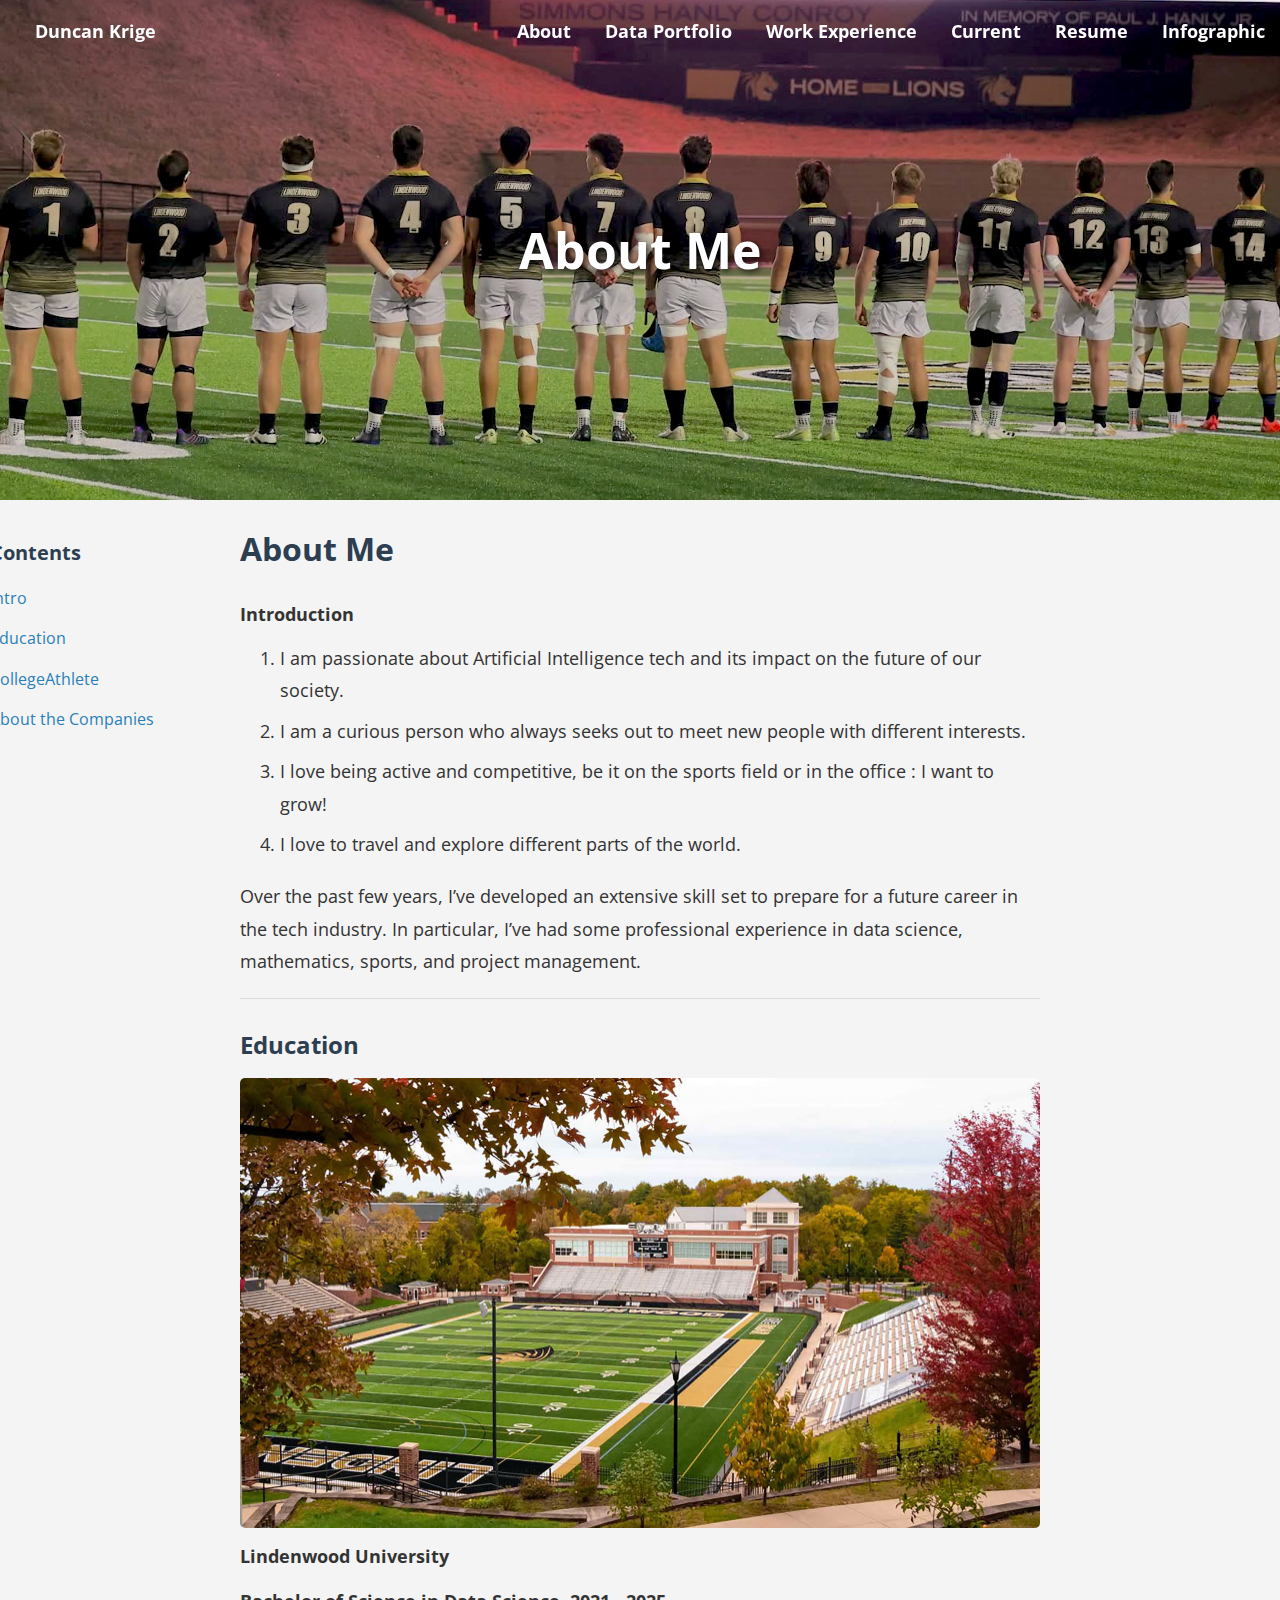
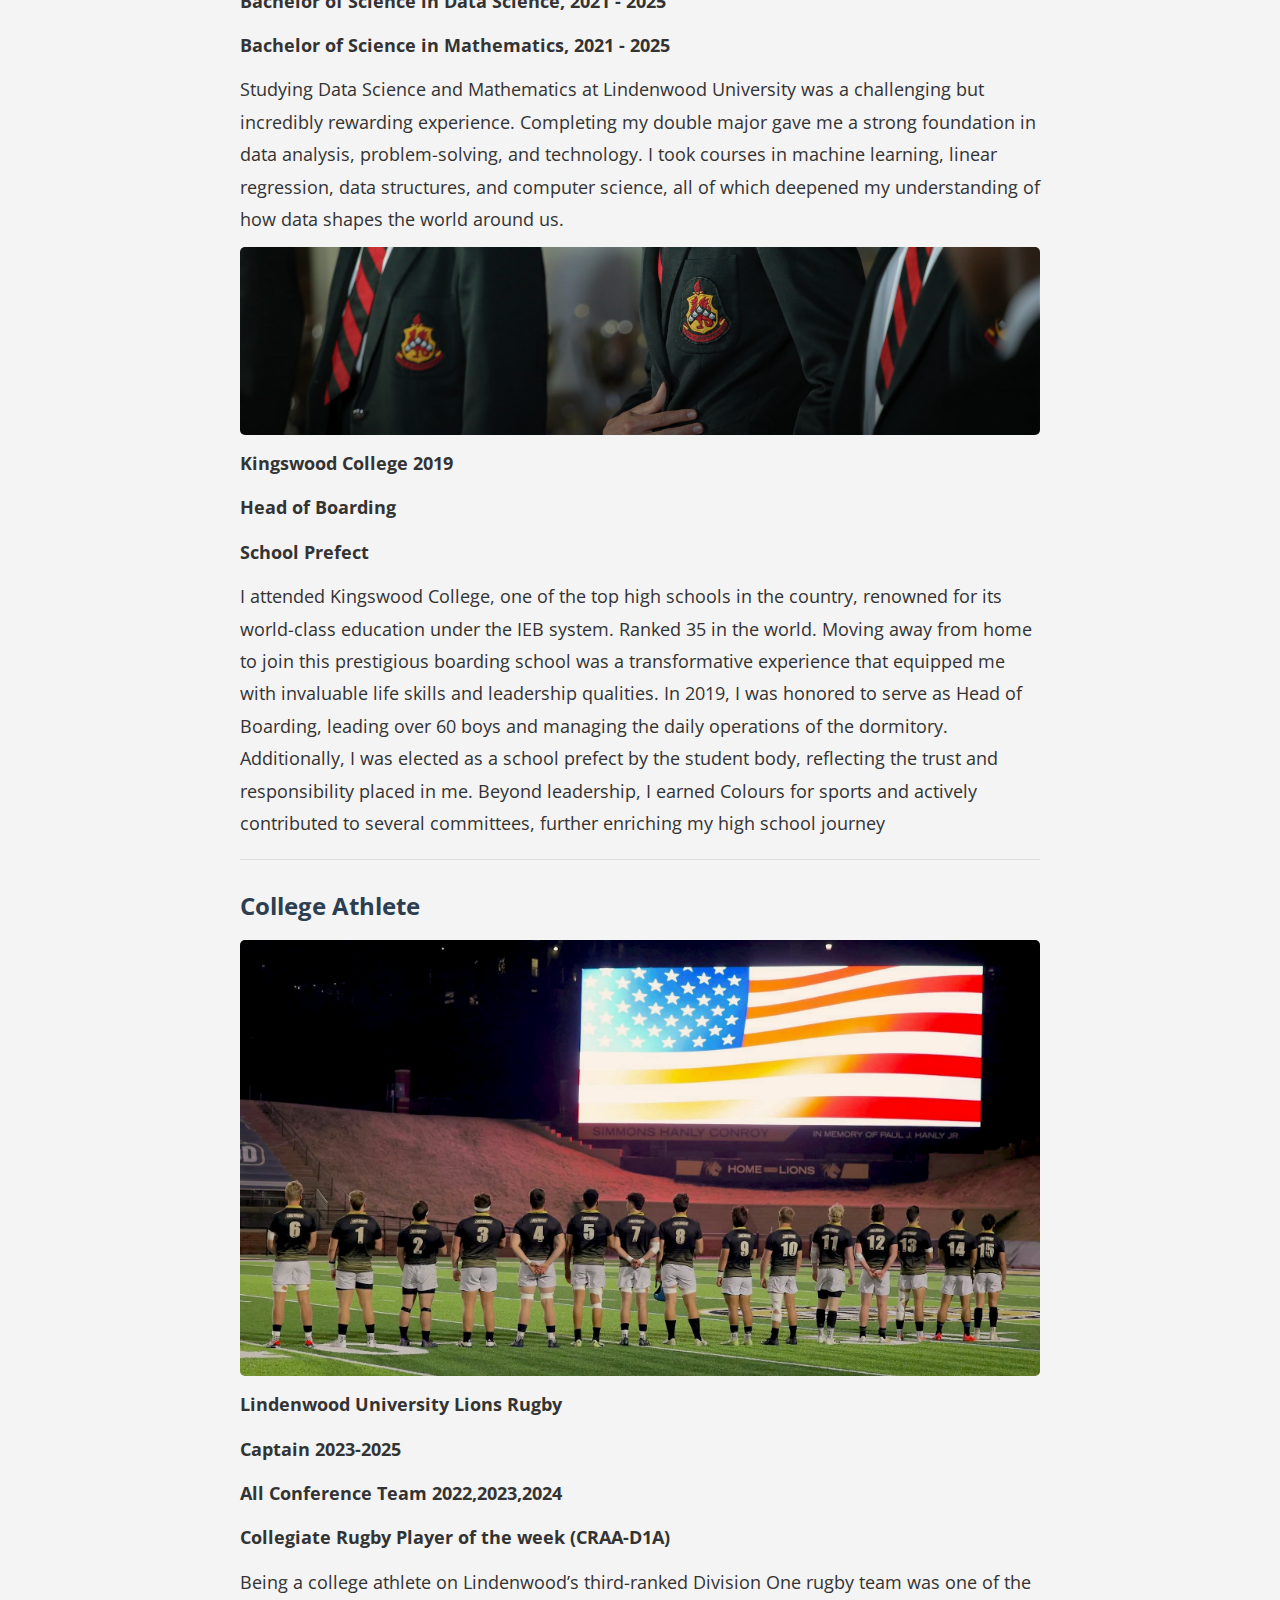
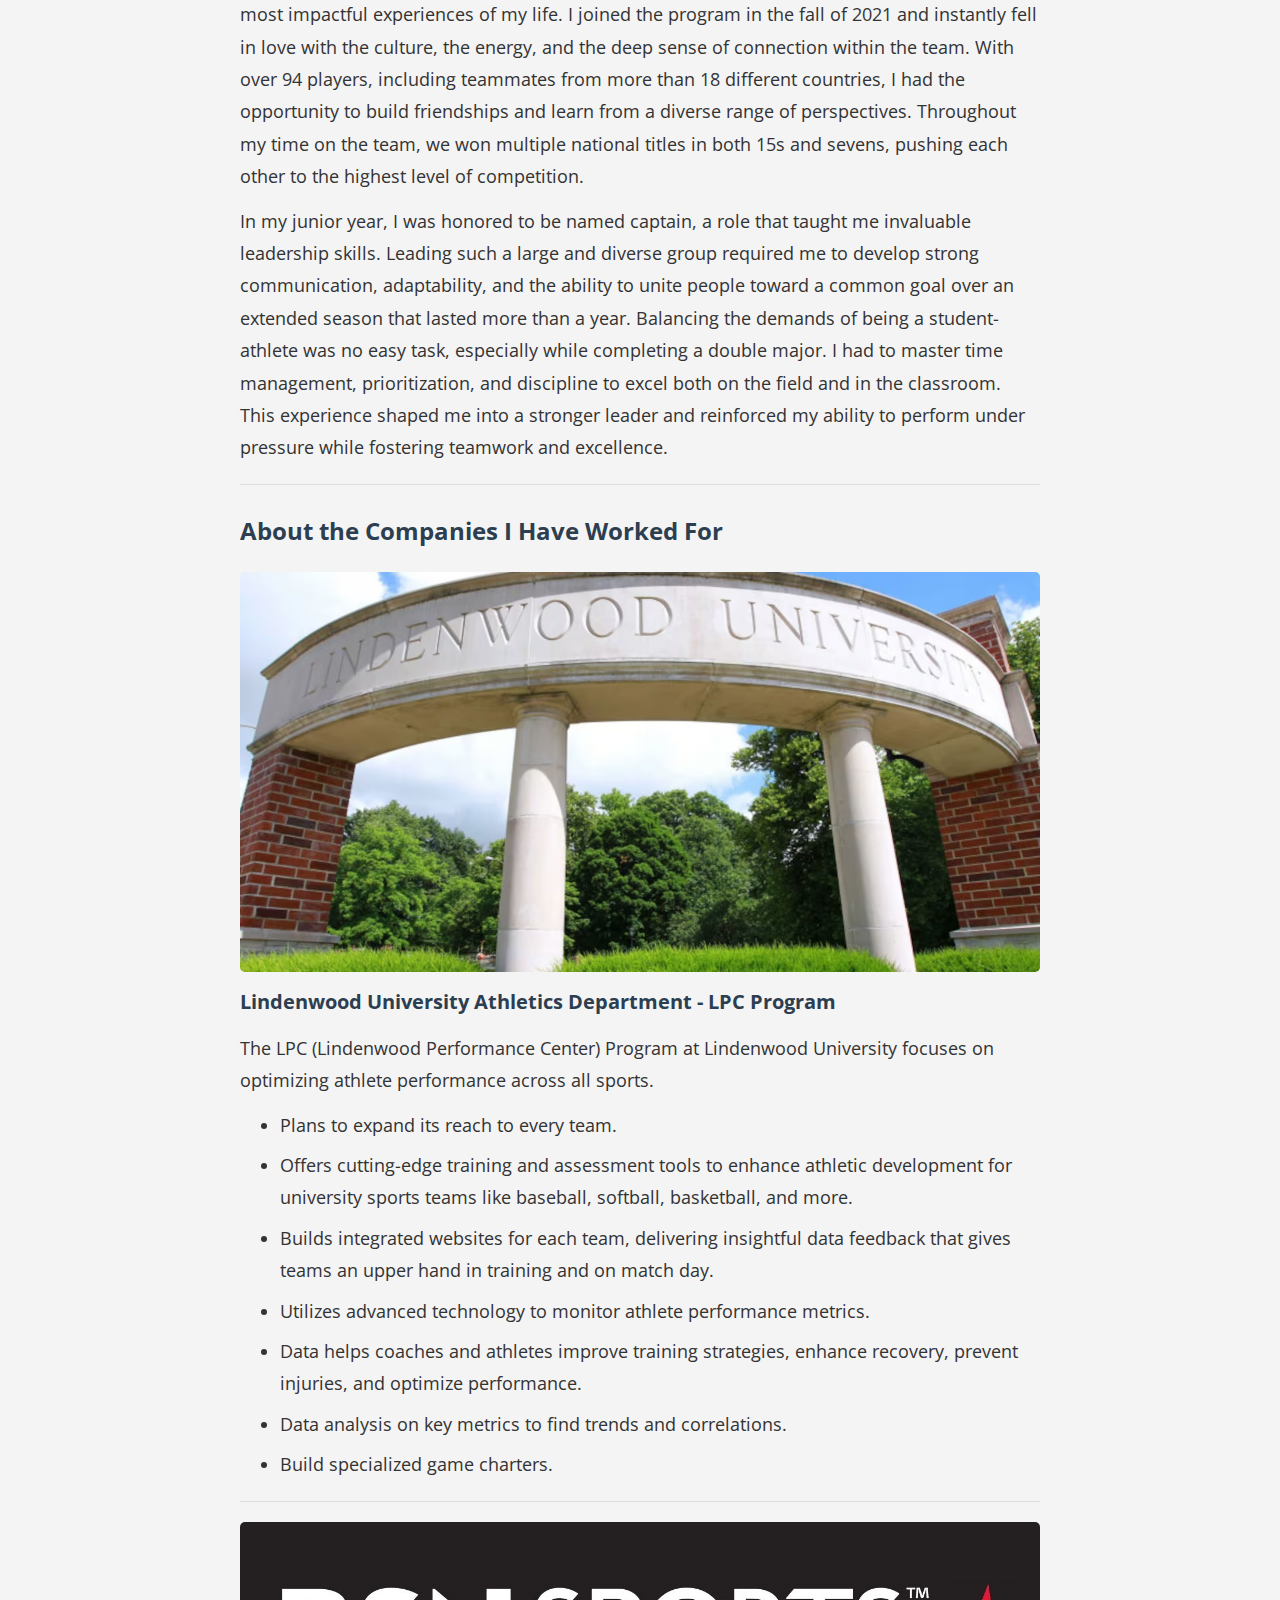
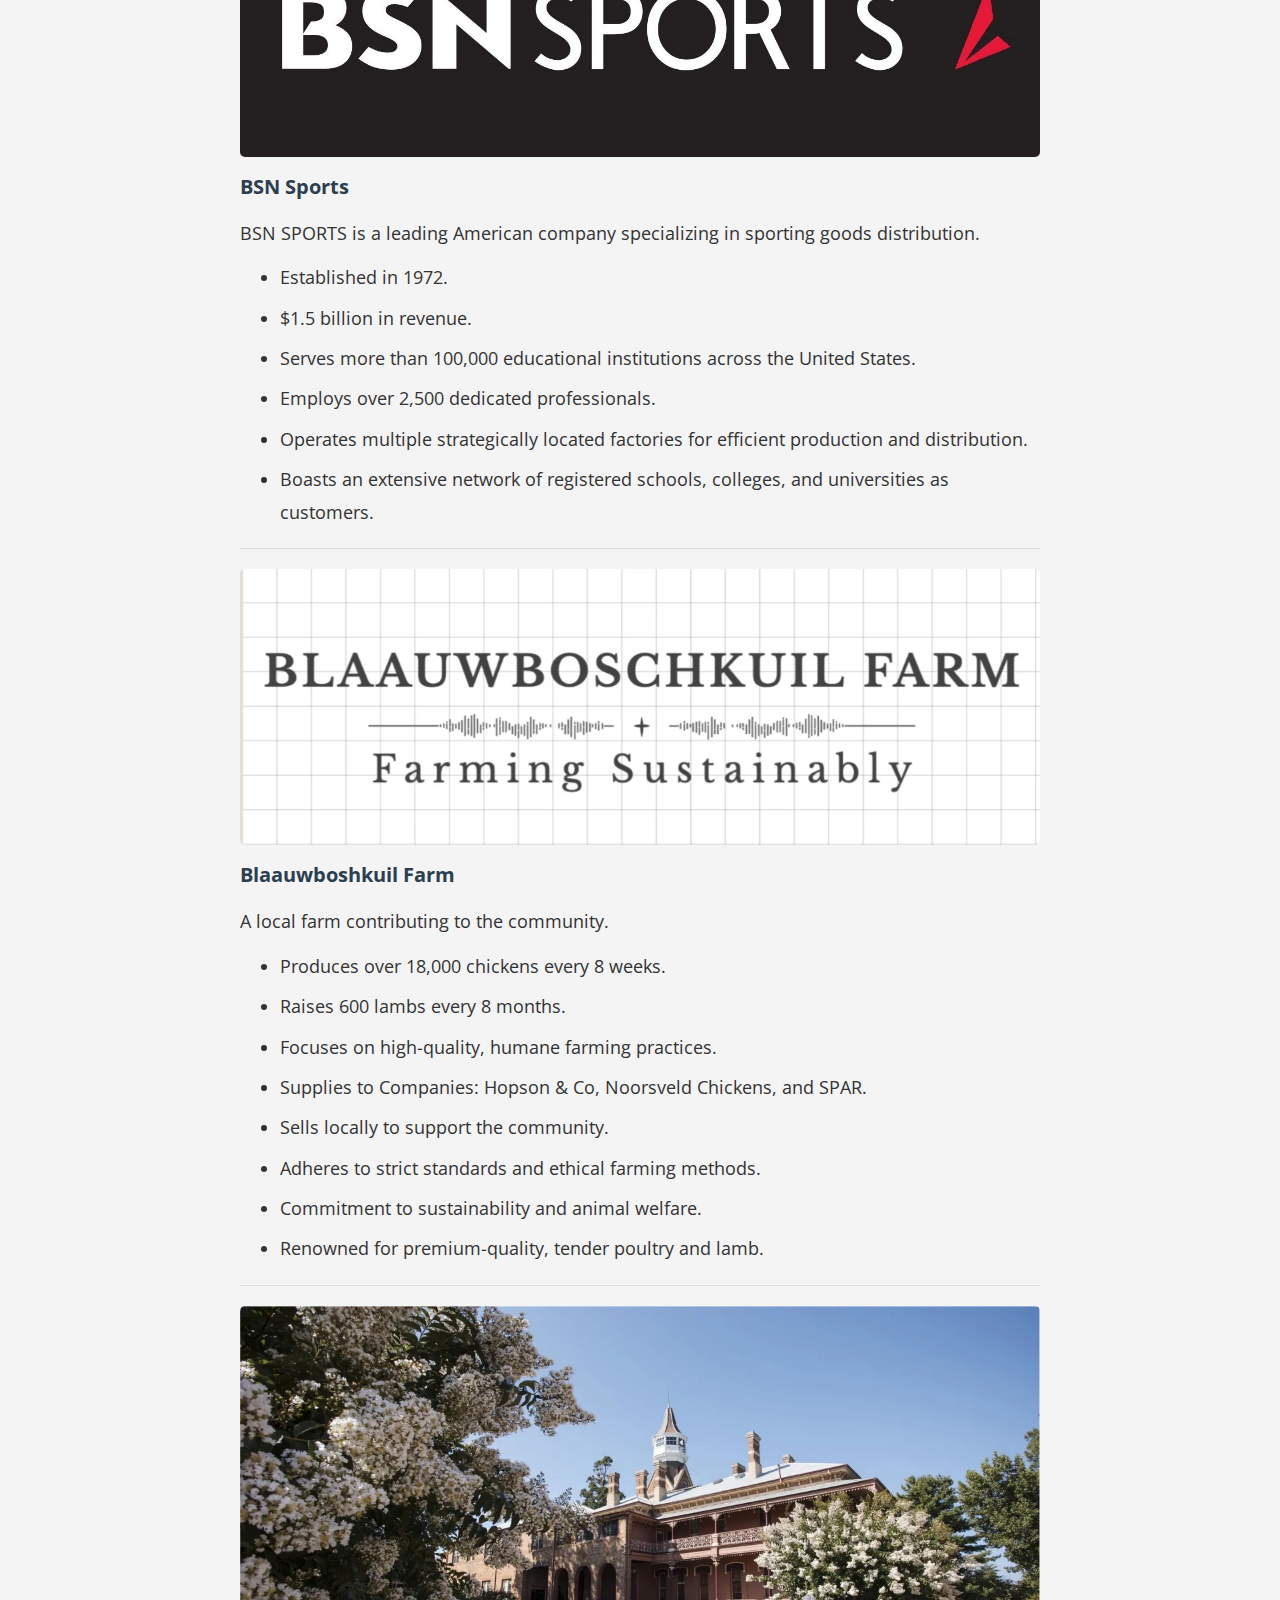
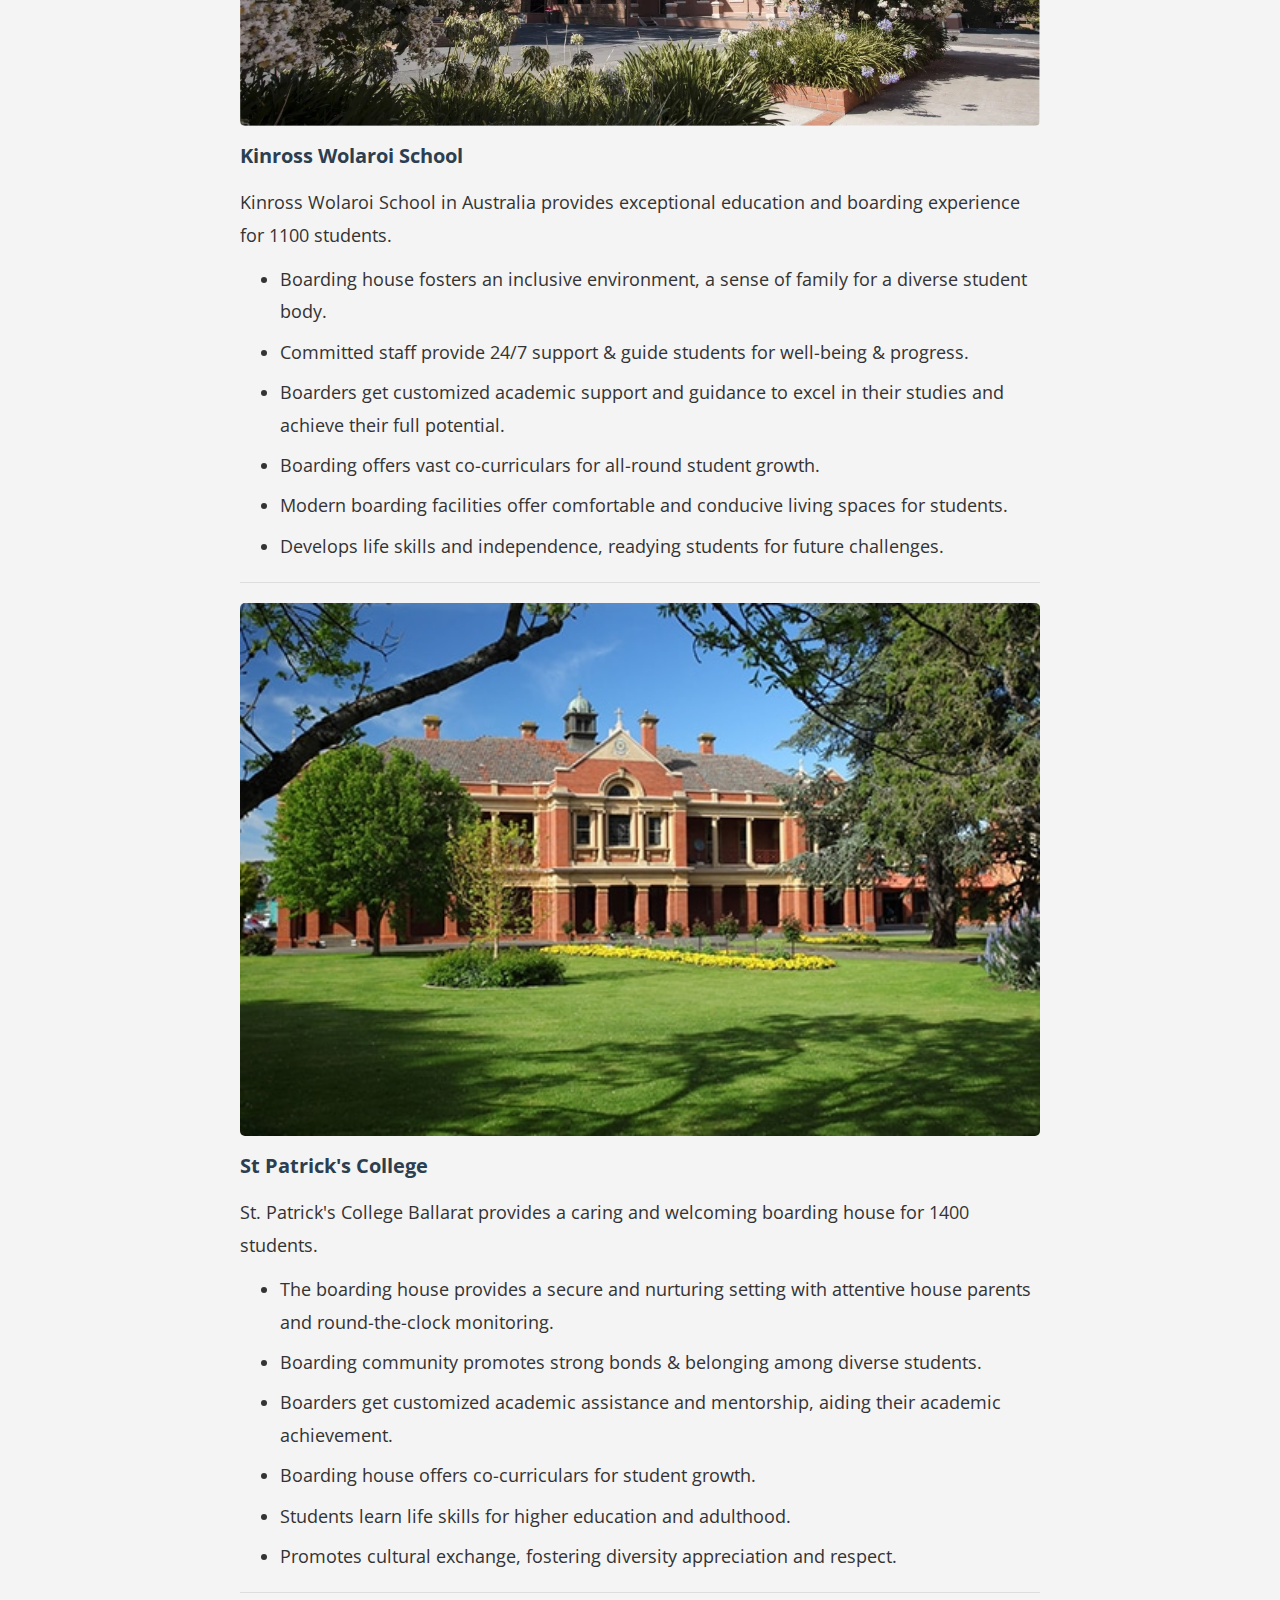
<file: index.html>
<!DOCTYPE html>
<html lang="en">
<head>
    <meta charset="UTF-8">
    <title>Duncan Krige - About Me</title>
    <link rel="stylesheet" href="styles.css">
    <link href="https://fonts.googleapis.com/css2?family=Open+Sans:wght@400;700&display=swap" rel="stylesheet">
</head>
<body>
    <header>
        <div class="header-image" style="background-image: url('back8.png');"></div>
        <nav>
            <div class="name-dropdown">
                <a href="#" class="name">Duncan Krige</a>
                <div class="dropdown-content">
                    <p>Email: duncankrige@gmail.com</p>
                    <p>Phone: (346) 290-2522</p>
                    <p><a href="https://www.linkedin.com/in/duncan-krige-16257a226" target="_blank">LinkedIn</a></p>
                </div>
            </div>
            <div class="right-tabs">
                <a href="index.html">About</a>
                <a href="portfolio.html">Data Portfolio</a>
                <a href="work-experience.html">Work Experience</a>
                <a href="current.html">Current</a>
                <a href="Resume Feb 2025.pdf" target="_blank">Resume</a>
                <a href="https://tome.app/duncan-62a/infographic-resume-clkb4rv1m05aco05qojycl0k3" target="_blank">Infographic</a>
            </div>
        </nav>
        <div class="intro-text">About Me</div>
    </header>

    <main>
        <div class="toc">
            <h3>Contents</h3>
            <ul>
                <li><a href="#intro">Intro</a></li>
                <li><a href="#education">Education</a></li>
                <li><a href="#CollegeAthlete">CollegeAthlete</a></li>
                <li><a href="#about-companies">About the Companies</a></li>
            </ul>
        </div>
        <section id="about">
            <h2>About Me</h2>
            <p id="intro"><strong>Introduction</strong></p>
            <ol>
                <li>I am passionate about Artificial Intelligence tech and its impact on the future of our society.</li>
                <li>I am a curious person who always seeks out to meet new people with different interests.</li>
                <li>I love being active and competitive, be it on the sports field or in the office : I want to grow!</li>
                <li>I love to travel and explore different parts of the world.</li>
            </ol>
            <p>Over the past few years, I’ve developed an extensive skill set to prepare for a future career in the tech industry. In particular, I’ve had some professional experience in data science, mathematics, sports, and project management.</p>

            <!-- Education Section -->
            <div class="education">
                <h3 id="education">Education</h3>
                <img src="LindenwoodPhoto.jpg" alt="Lindenwood University">
                <p><strong>Lindenwood University</strong></p>
                <p><strong>Bachelor of Science in Data Science, 2021 - 2025</strong></p>
                <p><strong>Bachelor of Science in Mathematics, 2021 - 2025</strong></p>
                <p>Studying Data Science and Mathematics at Lindenwood University was a challenging but incredibly rewarding experience. Completing my double major gave me a strong foundation in data analysis, problem-solving, and technology. I took courses in machine learning, linear regression, data structures, and computer science, all of which deepened my understanding of how data shapes the world around us.</p>
                <img src="king.png" alt="Kingswood College">
                <p><strong>Kingswood College 2019</strong></p>
                <p><strong>Head of Boarding</strong></p>
                <p><strong>School Prefect</strong></p>
                <p>I attended Kingswood College, one of the top high schools in the country, renowned for its world-class education under the IEB system. Ranked 35 in the world. Moving away from home to join this prestigious boarding school was a transformative experience that equipped me with invaluable life skills and leadership qualities. In 2019, I was honored to serve as Head of Boarding, leading over 60 boys and managing the daily operations of the dormitory. Additionally, I was elected as a school prefect by the student body, reflecting the trust and responsibility placed in me. Beyond leadership, I earned Colours for sports and actively contributed to several committees, further enriching my high school journey</p>
            
            </div>

            <!-- Rugby Section -->
            <div class="college-athlete">
                <h3 id="CollegeAthlete">College Athlete</h3>
                <img src="Rugby.JPG" alt="Lindenwood University Lions Rugby">
                <p><strong>Lindenwood University Lions Rugby</strong></p>
                <p><strong>Captain 2023-2025</strong></p>
                <p><strong>All Conference Team 2022,2023,2024</strong></p>
                <p><strong>Collegiate Rugby Player of the week (CRAA-D1A)</strong></p>
                <p>Being a college athlete on Lindenwood’s third-ranked Division One rugby team was one of the most impactful experiences of my life. I joined the program in the fall of 2021 and instantly fell in love with the culture, the energy, and the deep sense of connection within the team. With over 94 players, including teammates from more than 18 different countries, I had the opportunity to build friendships and learn from a diverse range of perspectives. Throughout my time on the team, we won multiple national titles in both 15s and sevens, pushing each other to the highest level of competition.</p>
                <p>In my junior year, I was honored to be named captain, a role that taught me invaluable leadership skills. Leading such a large and diverse group required me to develop strong communication, adaptability, and the ability to unite people toward a common goal over an extended season that lasted more than a year. Balancing the demands of being a student-athlete was no easy task, especially while completing a double major. I had to master time management, prioritization, and discipline to excel both on the field and in the classroom. This experience shaped me into a stronger leader and reinforced my ability to perform under pressure while fostering teamwork and excellence.</p>
            </div>

            <!-- About the Companies I Have Worked For -->
            <div class="company-experience">
                <h3 id="about-companies">About the Companies I Have Worked For</h3>
                <!-- Lindenwood University Athletics Department - LPC Program -->
                <div class="company">
                    <img src="back11.jpg" alt="Lindenwood University LPC Program">
                    <h4>Lindenwood University Athletics Department - LPC Program</h4>
                    <p>The LPC (Lindenwood Performance Center) Program at Lindenwood University focuses on optimizing athlete performance across all sports.</p>
                    <ul>
                        <li>Plans to expand its reach to every team.</li>
                        <li>Offers cutting-edge training and assessment tools to enhance athletic development for university sports teams like baseball, softball, basketball, and more.</li>
                        <li>Builds integrated websites for each team, delivering insightful data feedback that gives teams an upper hand in training and on match day.</li>
                        <li>Utilizes advanced technology to monitor athlete performance metrics.</li>
                        <li>Data helps coaches and athletes improve training strategies, enhance recovery, prevent injuries, and optimize performance.</li>
                        <li>Data analysis on key metrics to find trends and correlations.</li>
                        <li>Build specialized game charters.</li>
                    </ul>
                </div>
                <!-- BSN Sports -->
                <div class="company">
                    <img src="bsn1.jpg" alt="BSN Sports">
                    <h4>BSN Sports</h4>
                    <p>BSN SPORTS is a leading American company specializing in sporting goods distribution.</p>
                    <ul>
                        <li>Established in 1972.</li>
                        <li>$1.5 billion in revenue.</li>
                        <li>Serves more than 100,000 educational institutions across the United States.</li>
                        <li>Employs over 2,500 dedicated professionals.</li>
                        <li>Operates multiple strategically located factories for efficient production and distribution.</li>
                        <li>Boasts an extensive network of registered schools, colleges, and universities as customers.</li>
                    </ul>
                </div>
                <!-- Blaauwboshkuil Farm -->
                <div class="company">
                    <img src="farm.png" alt="Blaauwboschkuil Farm">
                    <h4>Blaauwboshkuil Farm</h4>
                    <p>A local farm contributing to the community.</p>
                    <ul>
                        <li>Produces over 18,000 chickens every 8 weeks.</li>
                        <li>Raises 600 lambs every 8 months.</li>
                        <li>Focuses on high-quality, humane farming practices.</li>
                        <li>Supplies to Companies: Hopson & Co, Noorsveld Chickens, and SPAR.</li>
                        <li>Sells locally to support the community.</li>
                        <li>Adheres to strict standards and ethical farming methods.</li>
                        <li>Commitment to sustainability and animal welfare.</li>
                        <li>Renowned for premium-quality, tender poultry and lamb.</li>
                    </ul>
                </div>
                <!-- Kinross Wolaroi School -->
                <div class="company">
                    <img src="kinross 2.jpeg" alt="Kinross Wolaroi School">
                    <h4>Kinross Wolaroi School</h4>
                    <p>Kinross Wolaroi School in Australia provides exceptional education and boarding experience for 1100 students.</p>
                    <ul>
                        <li>Boarding house fosters an inclusive environment, a sense of family for a diverse student body.</li>
                        <li>Committed staff provide 24/7 support & guide students for well-being & progress.</li>
                        <li>Boarders get customized academic support and guidance to excel in their studies and achieve their full potential.</li>
                        <li>Boarding offers vast co-curriculars for all-round student growth.</li>
                        <li>Modern boarding facilities offer comfortable and conducive living spaces for students.</li>
                        <li>Develops life skills and independence, readying students for future challenges.</li>
                    </ul>
                </div>
                <!-- St Patrick's College -->
                <div class="company">
                    <img src="StPatricksCollege.jpg" alt="St Patrick's College">
                    <h4>St Patrick's College</h4>
                    <p>St. Patrick's College Ballarat provides a caring and welcoming boarding house for 1400 students.</p>
                    <ul>
                        <li>The boarding house provides a secure and nurturing setting with attentive house parents and round-the-clock monitoring.</li>
                        <li>Boarding community promotes strong bonds & belonging among diverse students.</li>
                        <li>Boarders get customized academic assistance and mentorship, aiding their academic achievement.</li>
                        <li>Boarding house offers co-curriculars for student growth.</li>
                        <li>Students learn life skills for higher education and adulthood.</li>
                        <li>Promotes cultural exchange, fostering diversity appreciation and respect.</li>
                    </ul>
                </div>
            </div>
        </section>
    </main>

    <!-- JavaScript for TOC Scroll Fix -->
    <script>
        document.querySelectorAll('.toc a').forEach(anchor => {
            anchor.addEventListener('click', function(e) {
                e.preventDefault(); // Prevent default anchor behavior
                const targetId = this.getAttribute('href').substring(1); // Remove '#'
                const targetElement = document.getElementById(targetId);
                const navHeight = document.querySelector('nav').offsetHeight; // Get nav height
                const targetPosition = targetElement.getBoundingClientRect().top + window.scrollY - navHeight - 20; // Offset for nav and padding

                window.scrollTo({
                    top: targetPosition,
                    behavior: 'smooth' // Smooth scrolling
                });
            });
        });
    </script>
</body>
</html>
</file>
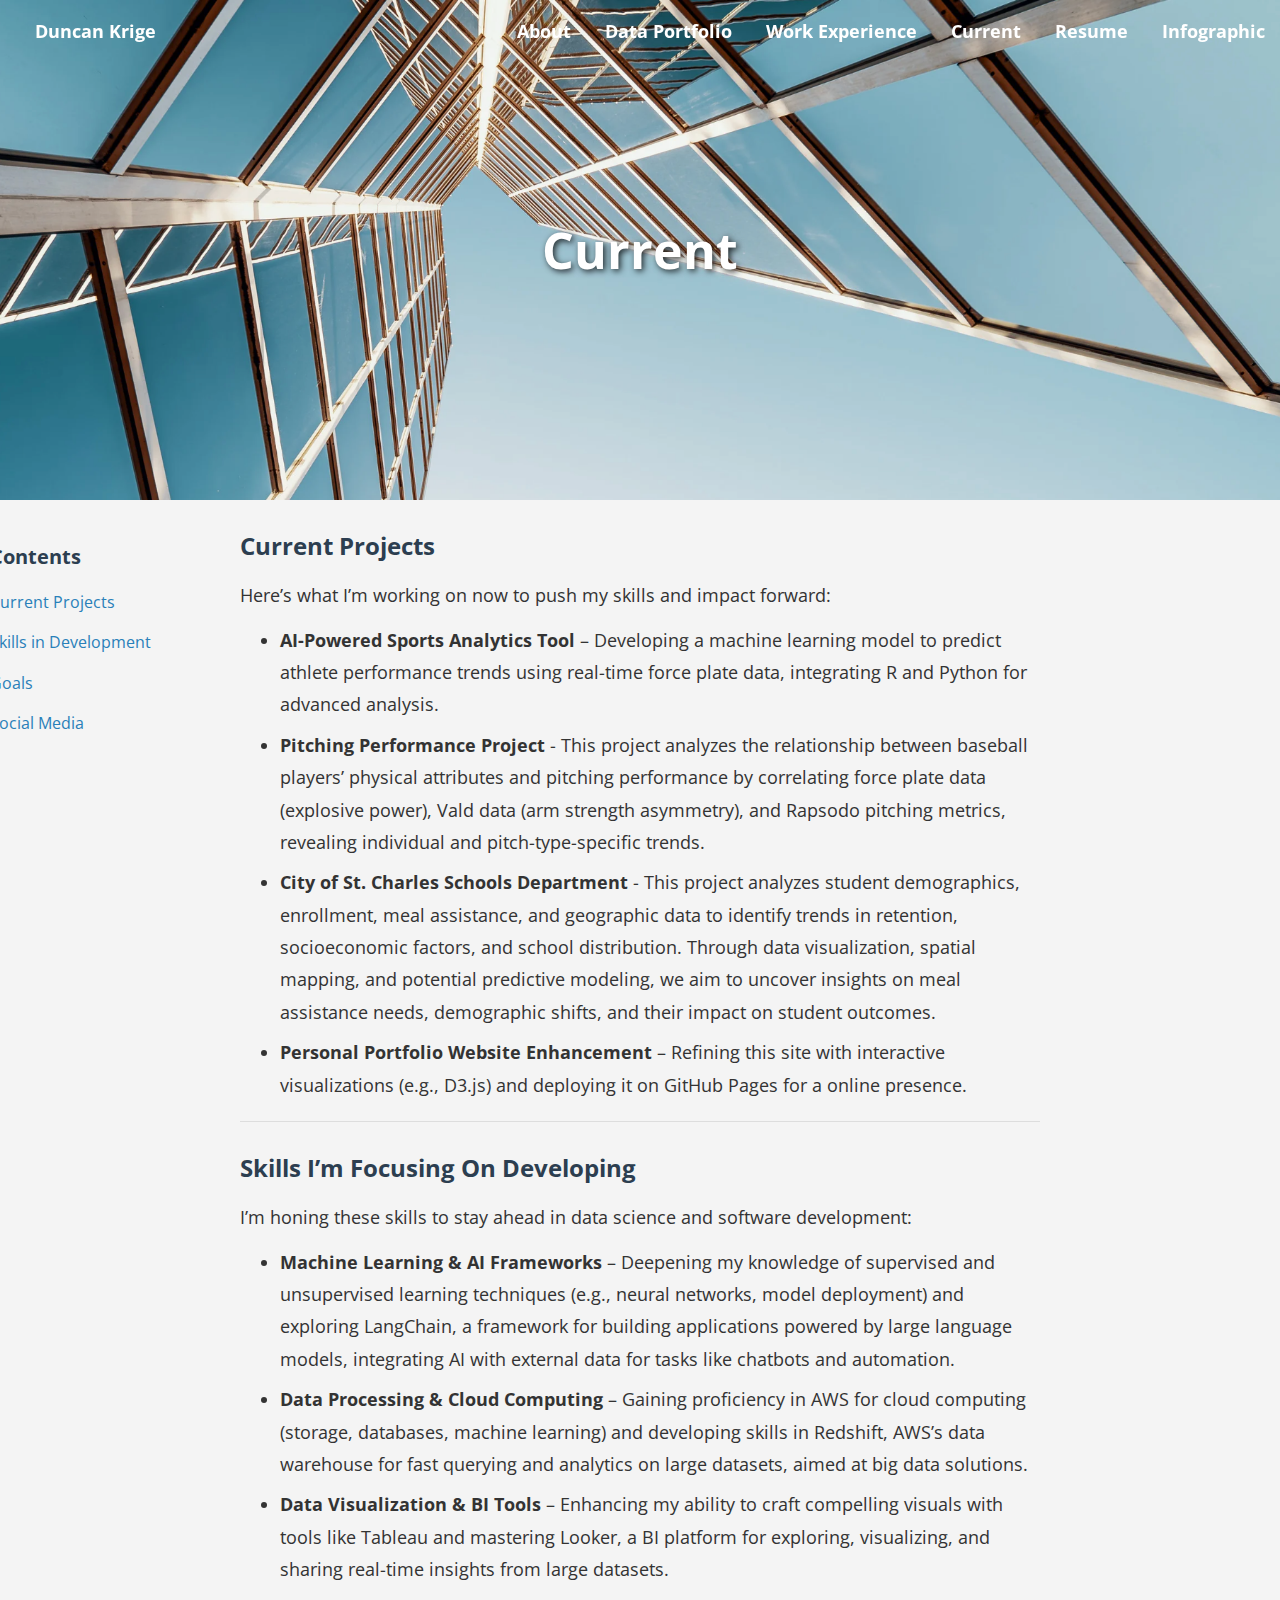
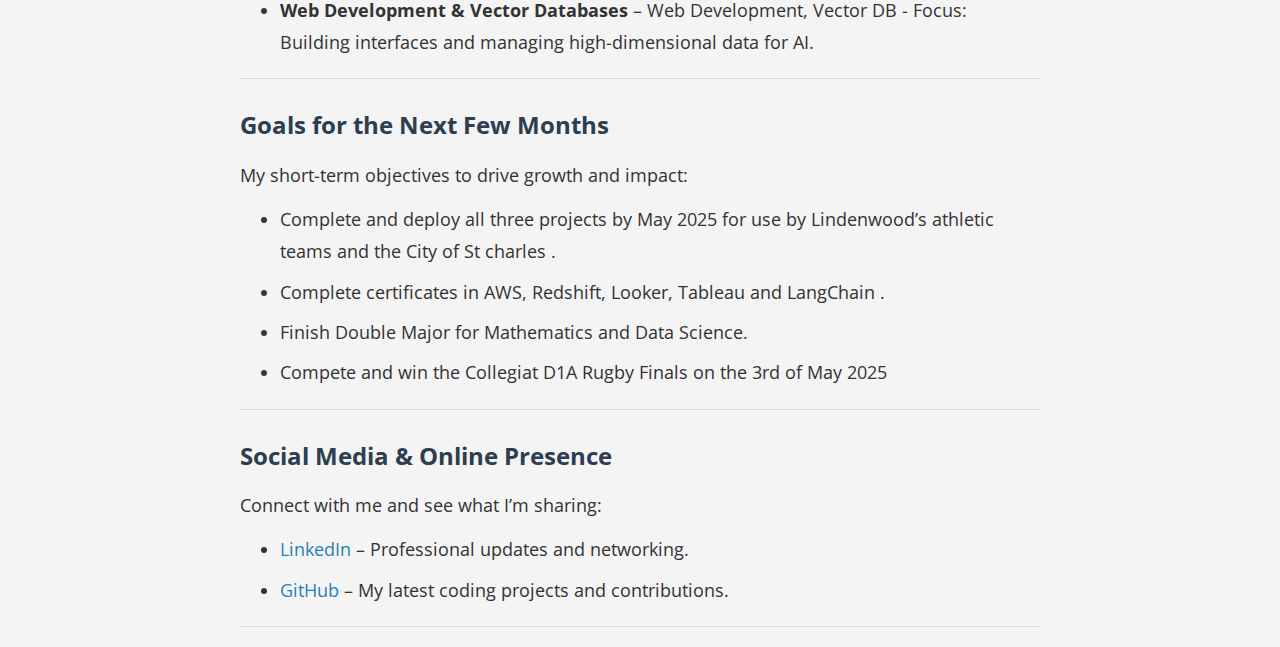
<file: current.html>
<!DOCTYPE html>
<html lang="en">
<head>
    <meta charset="UTF-8">
    <title>Duncan Krige - Current</title>
    <link rel="stylesheet" href="styles.css">
    <link href="https://fonts.googleapis.com/css2?family=Open+Sans:wght@400;700&display=swap" rel="stylesheet">
</head>
<body>
    <header>
        <div class="header-image" style="background-image: url('back10.png');"></div>
        <nav>
            <div class="name-dropdown">
                <a href="#" class="name">Duncan Krige</a>
                <div class="dropdown-content">
                    <p>Email: duncankrige@gmail.com</p>
                    <p>Phone: (346) 290-2522</p>
                    <p><a href="https://www.linkedin.com/in/duncan-krige-16257a226" target="_blank">LinkedIn</a></p>
                </div>
            </div>
            <div class="right-tabs">
                <a href="index.html">About</a>
                <a href="portfolio.html">Data Portfolio</a>
                <a href="work-experience.html">Work Experience</a>
                <a href="current.html">Current</a>
                <a href="Resume Feb 2025.pdf" target="_blank">Resume</a>
                <a href="https://tome.app/duncan-62a/infographic-resume-clkb4rv1m05aco05qojycl0k3" target="_blank">Infographic</a>
            </div>
        </nav>
        <div class="intro-text">Current</div>
    </header>

    <main>
        <div class="toc">
            <h3>Contents</h3>
            <ul>
                <li><a href="#current-projects">Current Projects</a></li>
                <li><a href="#skills-development">Skills in Development</a></li>
                <li><a href="#goals">Goals</a></li>
                <li><a href="#social-media">Social Media</a></li>
            </ul>
        </div>
        <section id="current">
            <!-- Current Projects -->
            <div class="current-projects">
                <h3 id="current-projects">Current Projects</h3>
                <p>Here’s what I’m working on now to push my skills and impact forward:</p>
                <ul>
                    <li><strong>AI-Powered Sports Analytics Tool</strong> – Developing a machine learning model to predict athlete performance trends using real-time force plate data, integrating R and Python for advanced analysis.</li>
                    <li><strong>Pitching Performance Project</strong> - This project analyzes the relationship between baseball players’ physical attributes and pitching performance by correlating force plate data (explosive power), Vald data (arm strength asymmetry), and Rapsodo pitching metrics, revealing individual and pitch-type-specific trends.</li>
                    <li><strong>City of St. Charles Schools Department</strong> - This project analyzes student demographics, enrollment, meal assistance, and geographic data to identify trends in retention, socioeconomic factors, and school distribution. Through data visualization, spatial mapping, and potential predictive modeling, we aim to uncover insights on meal assistance needs, demographic shifts, and their impact on student outcomes.</li>
                    <li><strong>Personal Portfolio Website Enhancement</strong> – Refining this site with interactive visualizations (e.g., D3.js) and deploying it on GitHub Pages for a online presence.</li>
                </ul>
            </div>

            <!-- Skills in Development -->
            <div class="skills-development">
                <h3 id="skills-development">Skills I’m Focusing On Developing</h3>
                <p>I’m honing these skills to stay ahead in data science and software development:</p>
                <ul>
                    <li><strong>Machine Learning & AI Frameworks</strong> – Deepening my knowledge of supervised and unsupervised learning techniques (e.g., neural networks, model deployment) and exploring LangChain, a framework for building applications powered by large language models, integrating AI with external data for tasks like chatbots and automation.</li>
                    <li><strong>Data Processing & Cloud Computing</strong> – Gaining proficiency in AWS for cloud computing (storage, databases, machine learning) and developing skills in Redshift, AWS’s data warehouse for fast querying and analytics on large datasets, aimed at big data solutions.</li>
                    <li><strong>Data Visualization & BI Tools</strong> – Enhancing my ability to craft compelling visuals with tools like Tableau and mastering Looker, a BI platform for exploring, visualizing, and sharing real-time insights from large datasets.</li>
                    <li><strong>Web Development & Vector Databases</strong> – Web Development, Vector DB - Focus: Building interfaces and managing high-dimensional data for AI.</li>
                </ul>
            </div>

            <!-- Goals for the Next Few Months -->
            <div class="goals">
                <h3 id="goals">Goals for the Next Few Months</h3>
                <p>My short-term objectives to drive growth and impact:</p>
                <ul>
                    <li>Complete and deploy all three projects by May 2025 for use by Lindenwood’s athletic teams and the City of St charles .</li>
                    <li>Complete certificates in AWS, Redshift, Looker, Tableau and LangChain .</li>
                    <li>Finish Double Major for Mathematics and Data Science.</li>
                    <li>Compete and win the Collegiat D1A Rugby Finals on the 3rd of May 2025</li>
                </ul>
            </div>

            <!-- Social Media -->
            <div class="social-media">
                <h3 id="social-media">Social Media & Online Presence</h3>
                <p>Connect with me and see what I’m sharing:</p>
                <ul>
                    <li><a href="https://www.linkedin.com/in/duncan-krige-16257a226" target="_blank">LinkedIn</a> – Professional updates and networking.</li>
                    <li><a href="https://github.com/duncankrige" target="_blank">GitHub</a> – My latest coding projects and contributions.</li>
                </ul>
            </div>
        </section>
    </main>

    <!-- JavaScript for TOC Scroll Fix -->
    <script>
        document.querySelectorAll('.toc a').forEach(anchor => {
            anchor.addEventListener('click', function(e) {
                e.preventDefault(); // Prevent default anchor behavior
                const targetId = this.getAttribute('href').substring(1); // Remove '#'
                const targetElement = document.getElementById(targetId);
                const navHeight = document.querySelector('nav').offsetHeight; // Get nav height
                const targetPosition = targetElement.getBoundingClientRect().top + window.scrollY - navHeight - 20; // Offset for nav and padding

                window.scrollTo({
                    top: targetPosition,
                    behavior: 'smooth' // Smooth scrolling
                });
            });
        });
    </script>
</body>
</html>
</file>
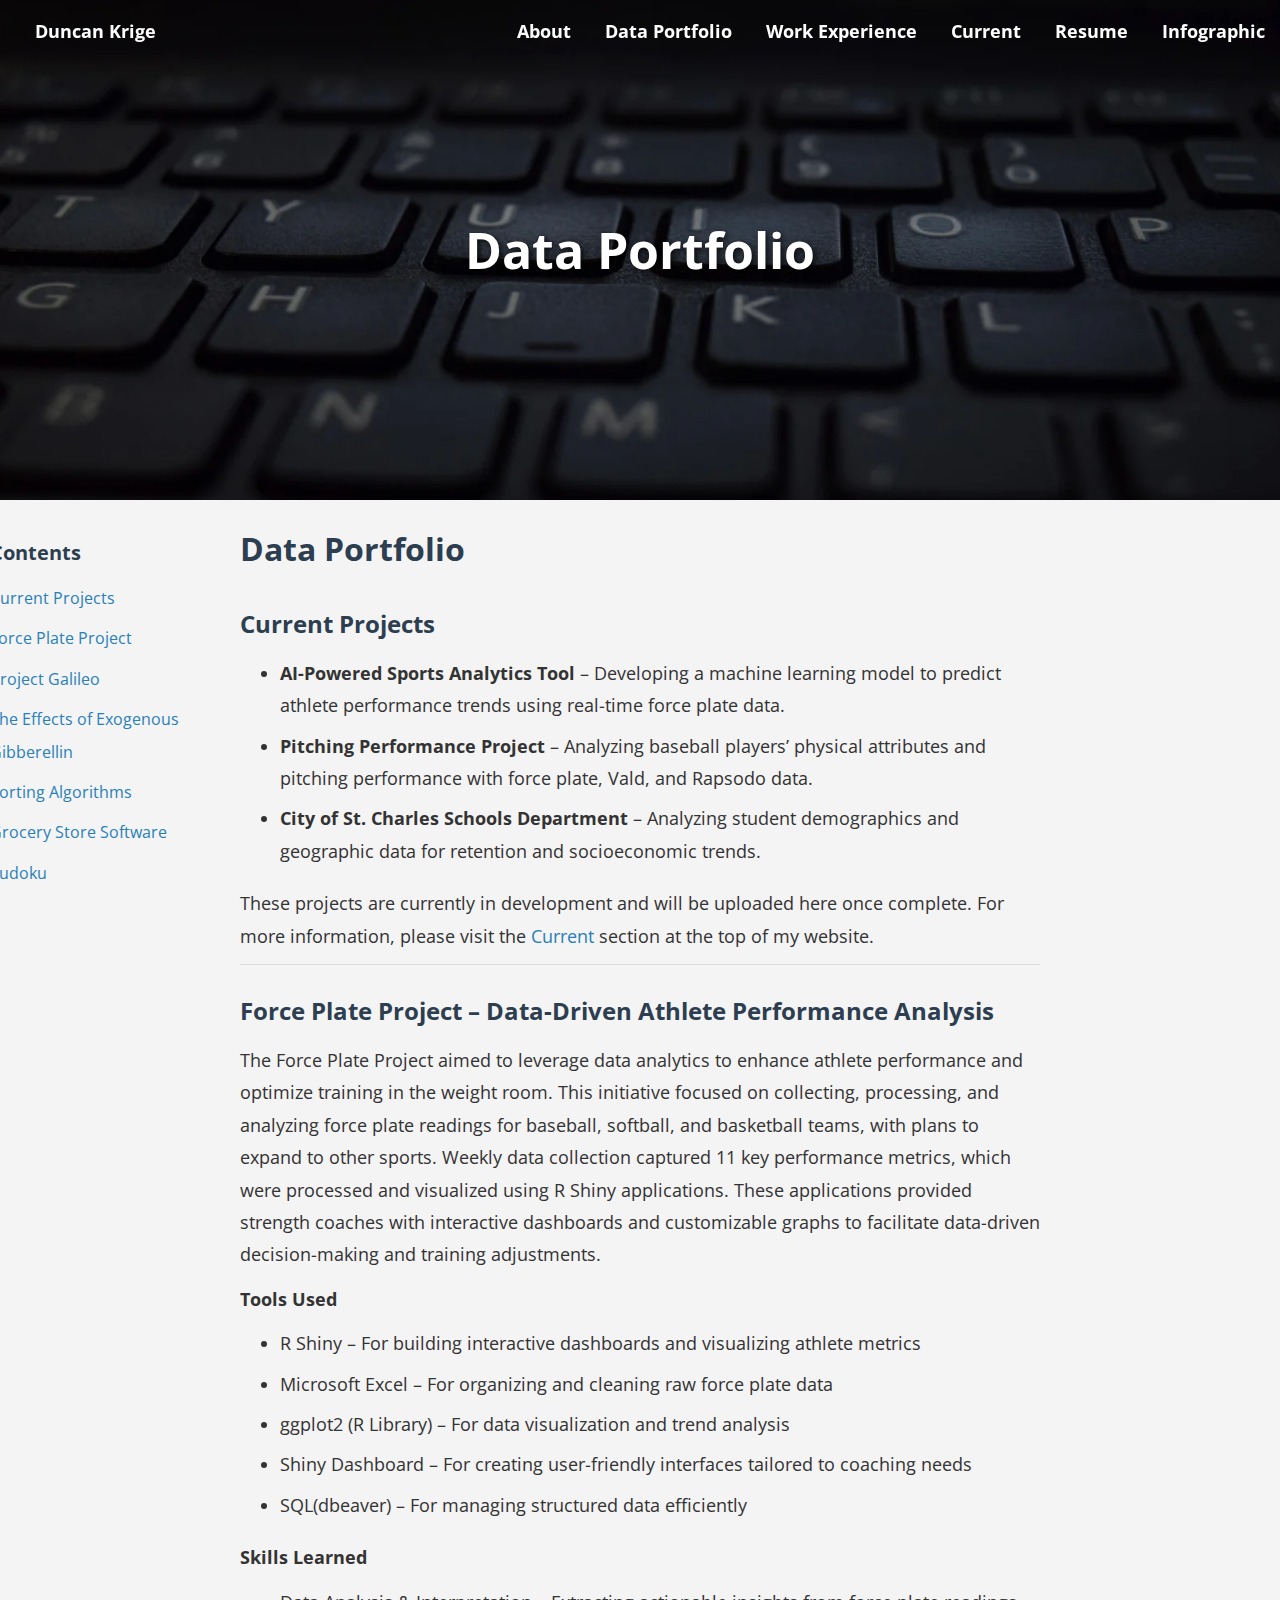
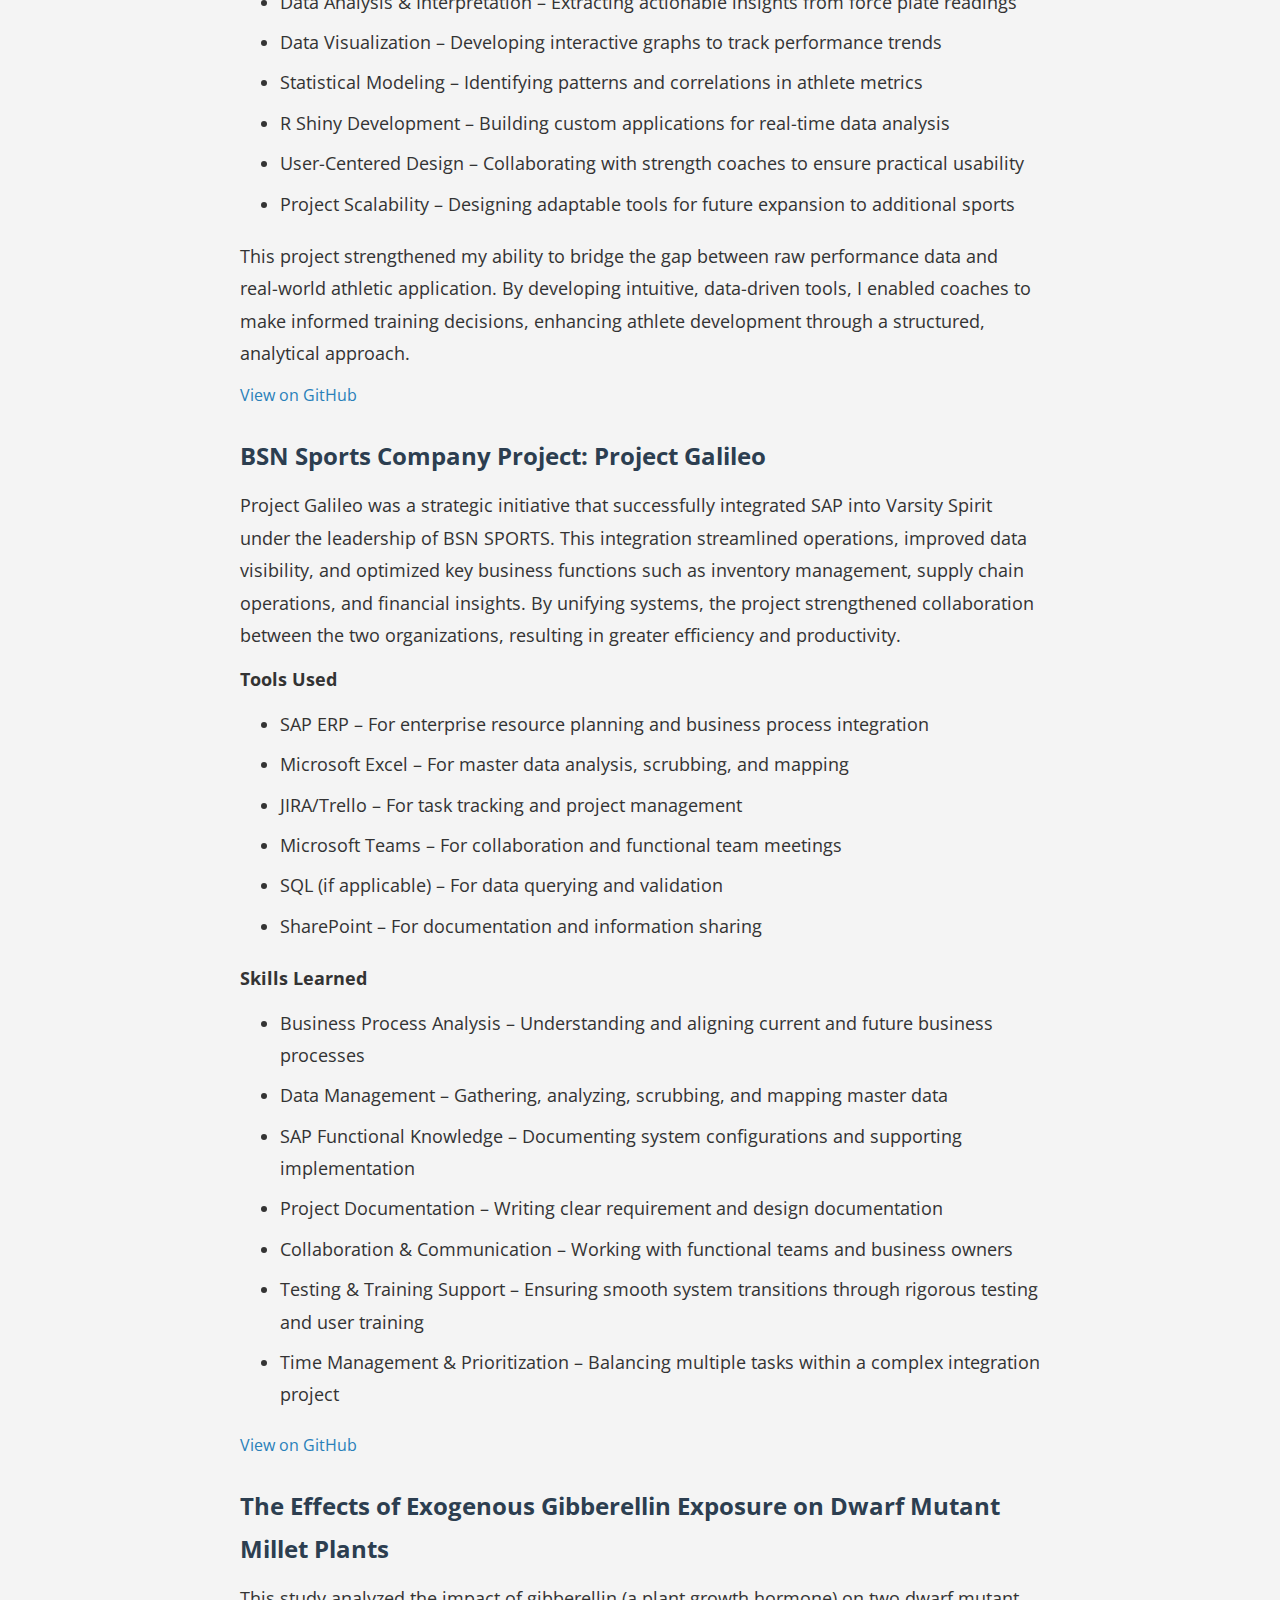
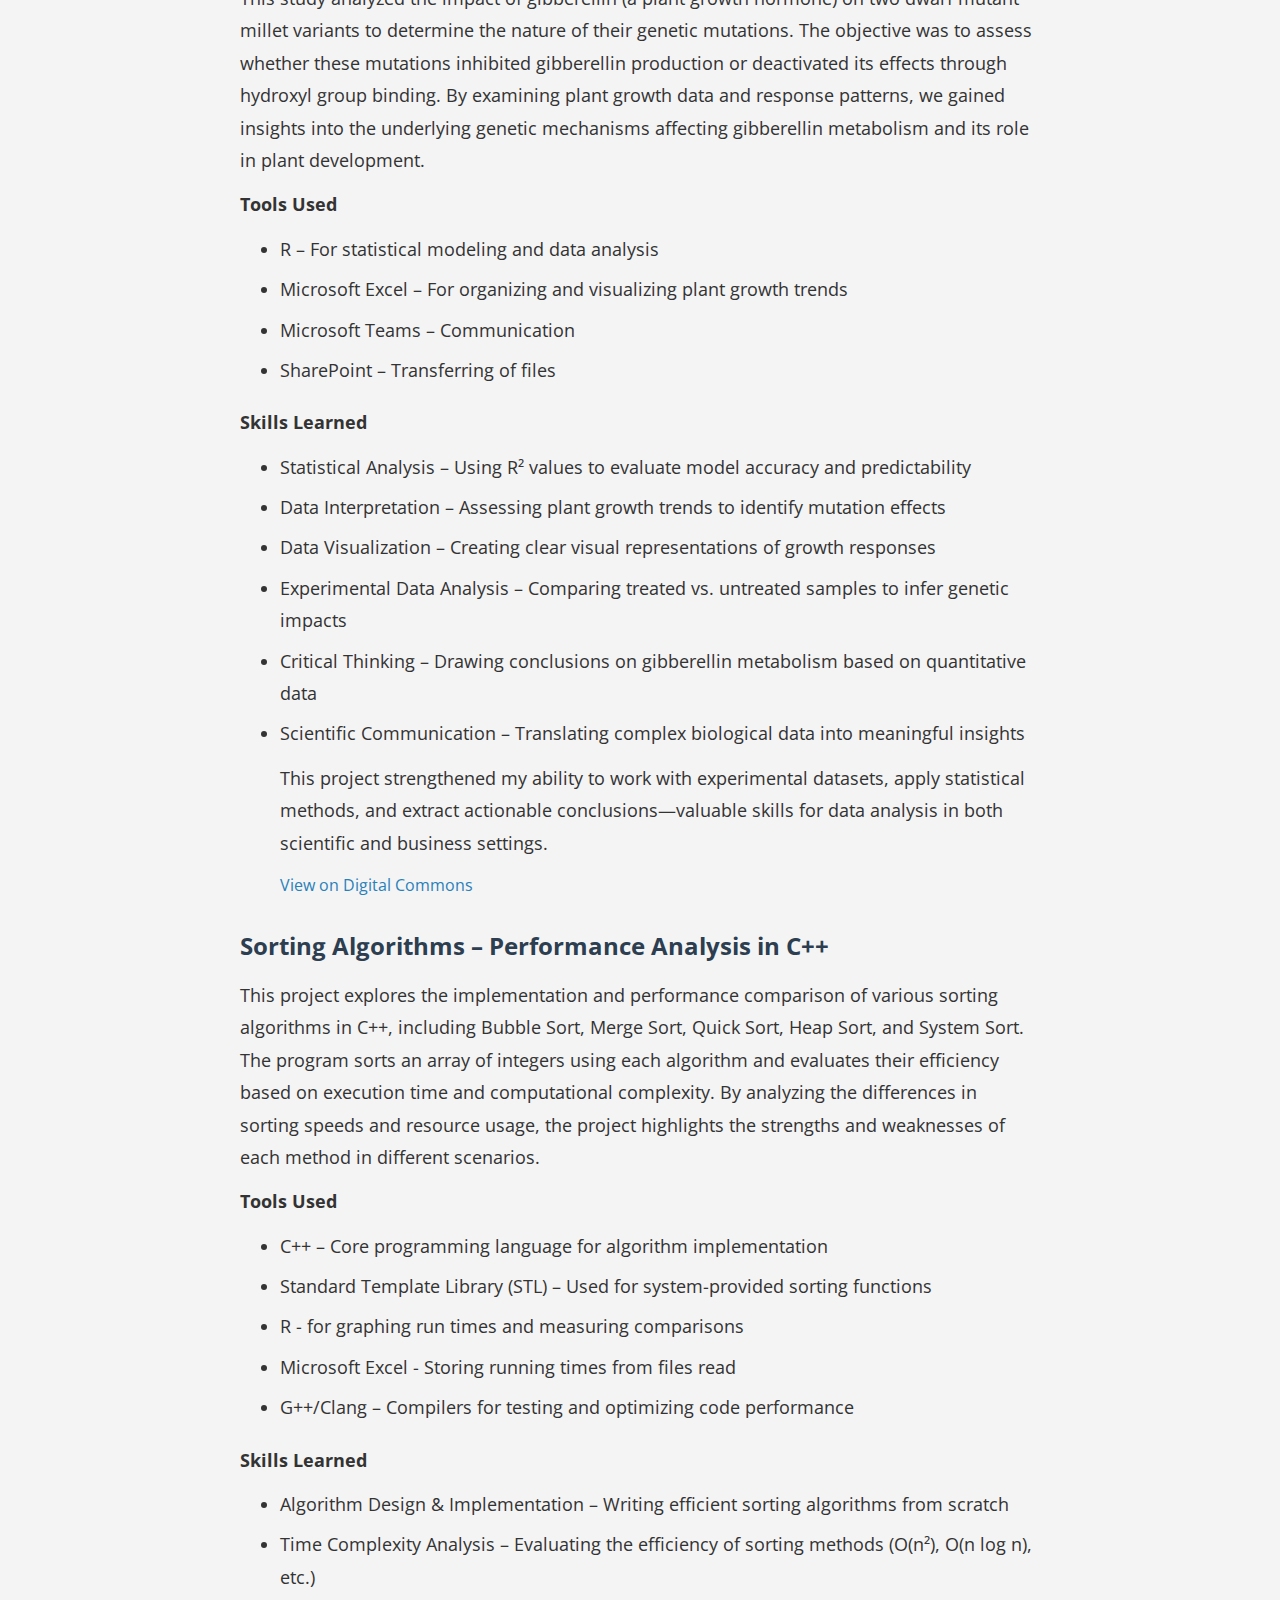
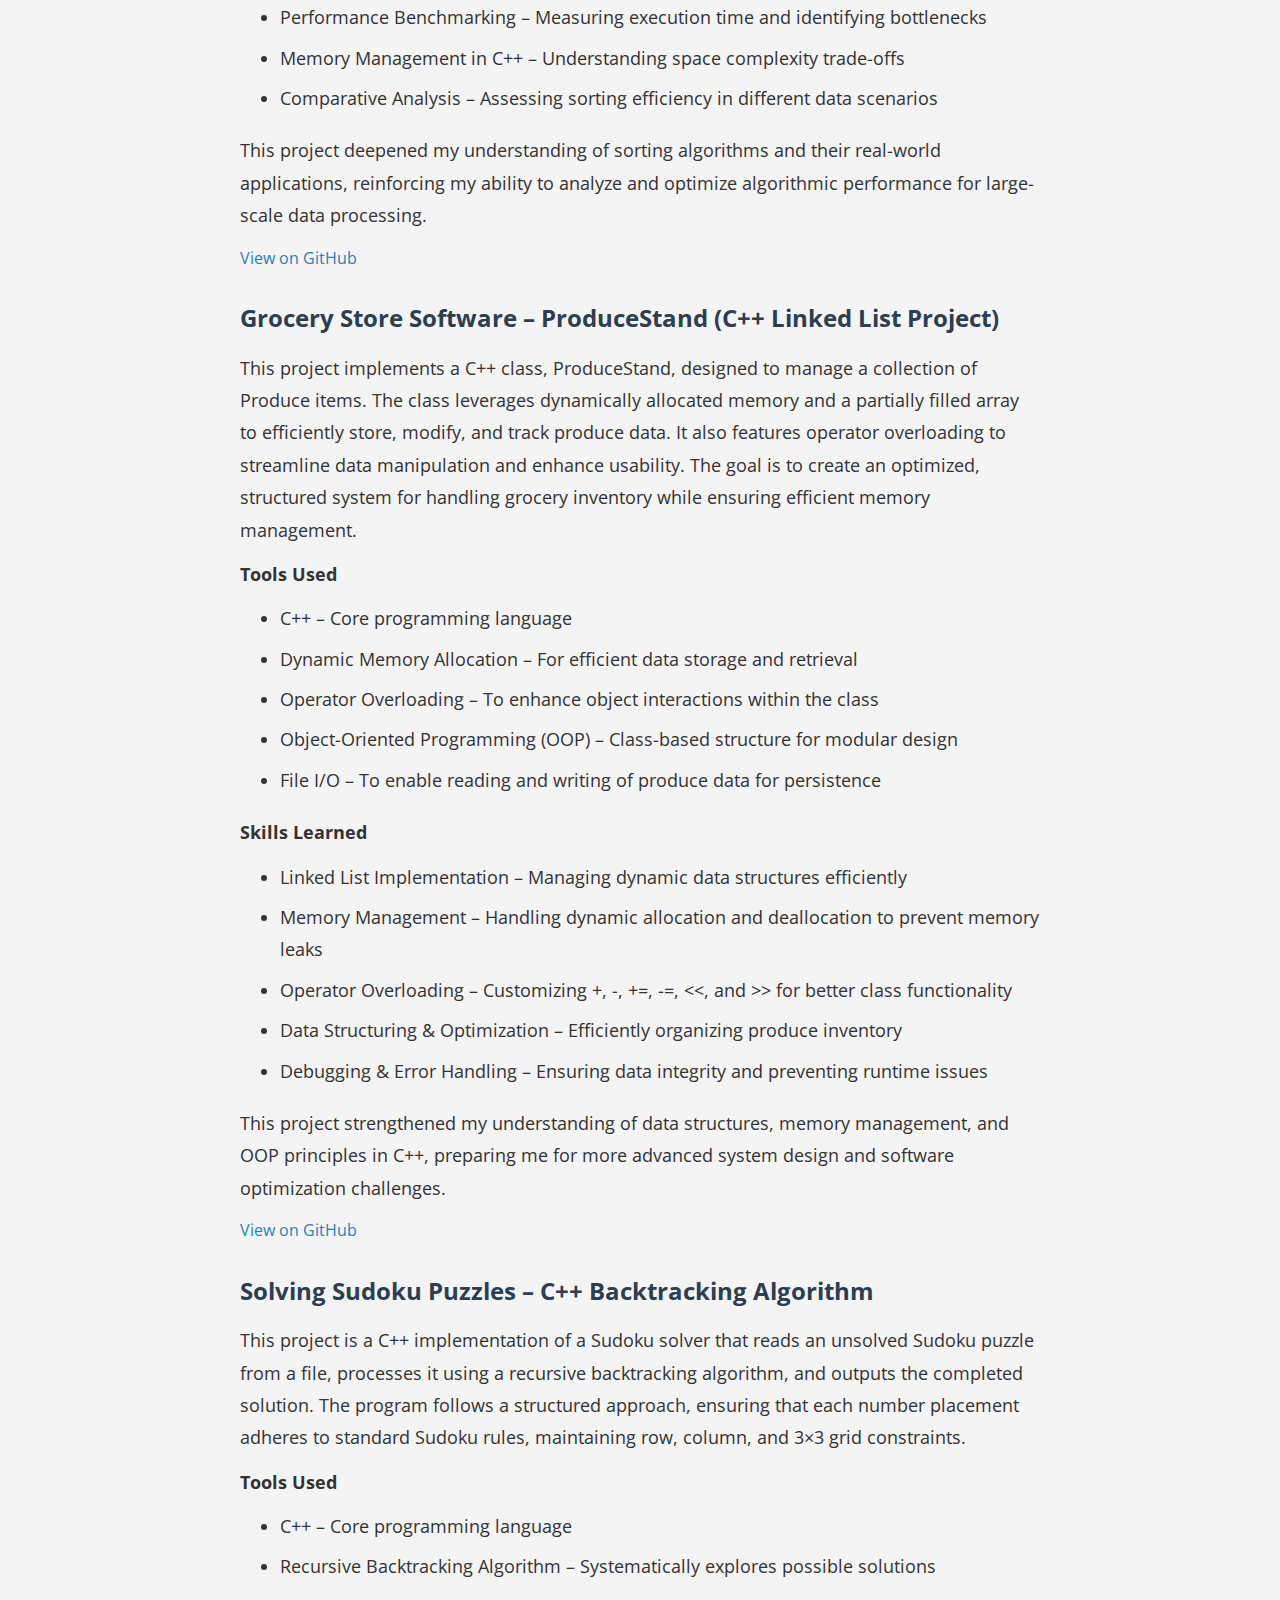
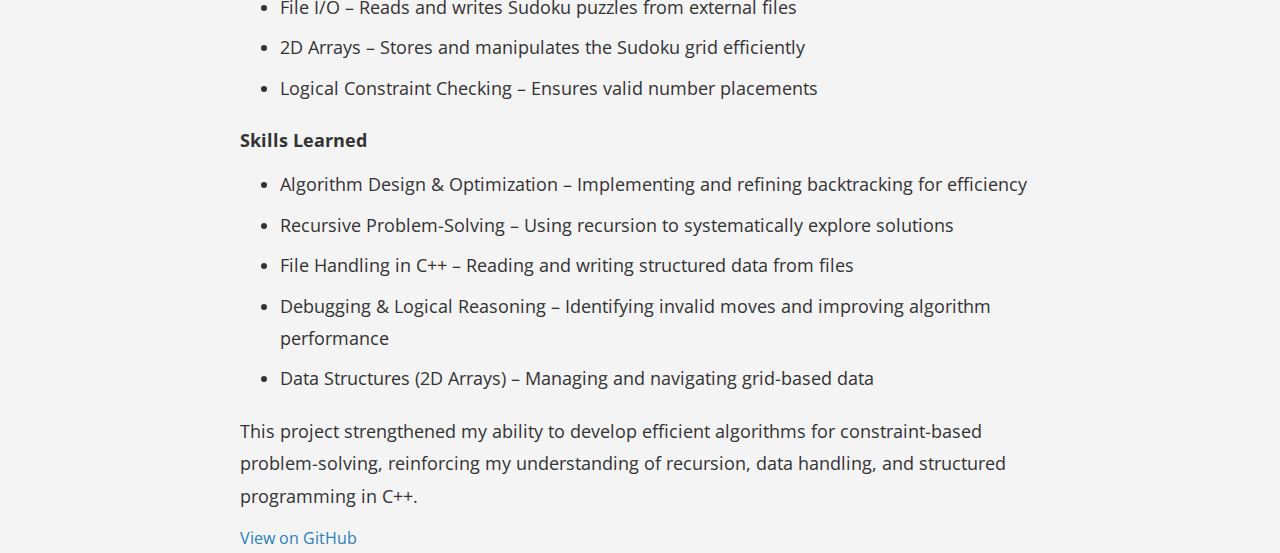
<file: portfolio.html>
<!DOCTYPE html>
<html lang="en">
<head>
    <meta charset="UTF-8">
    <title>Duncan Krige - Data Portfolio</title>
    <link rel="stylesheet" href="styles.css">
    <link href="https://fonts.googleapis.com/css2?family=Open+Sans:wght@400;700&display=swap" rel="stylesheet">
</head>
<body>
    <header>
        <div class="header-image" style="background-image: url('back5.png');"></div>
        <nav>
            <div class="name-dropdown">
                <a href="#" class="name">Duncan Krige</a>
                <div class="dropdown-content">
                    <p>Email: duncankrige@gmail.com</p>
                    <p>Phone: (346) 290-2522</p>
                    <p><a href="https://www.linkedin.com/in/duncan-krige-16257a226" target="_blank">LinkedIn</a></p>
                </div>
            </div>
            <div class="right-tabs">
                <a href="index.html">About</a>
                <a href="portfolio.html">Data Portfolio</a>
                <a href="work-experience.html">Work Experience</a>
                <a href="current.html">Current</a>
                <a href="Resume Feb 2025.pdf" target="_blank">Resume</a>
                <a href="https://tome.app/duncan-62a/infographic-resume-clkb4rv1m05aco05qojycl0k3" target="_blank">Infographic</a>
            </div>
        </nav>
        <div class="intro-text">Data Portfolio</div>
    </header>
    <main>
        <div class="toc">
            <h3>Contents</h3>
            <ul>
                <li><a href="#current-projects">Current Projects</a></li>
                <li><a href="#force-plate">Force Plate Project</a></li>
                <li><a href="#project-galileo">Project Galileo</a></li>
                <li><a href="#gibberellin-study">The Effects of Exogenous Gibberellin</a></li>
                <li><a href="#sorting-algorithms">Sorting Algorithms</a></li>
                <li><a href="#producestand">Grocery Store Software</a></li>
                <li><a href="#sudoku-solver">Sudoku</a></li>
            </ul>
        </div>
        <section id="portfolio">
            <h2>Data Portfolio</h2>
            <!-- Moved Current Projects Section to Top -->
            <div class="current-projects">
                <h3 id="current-projects">Current Projects</h3>
                <ul>
                    <li><strong>AI-Powered Sports Analytics Tool</strong> – Developing a machine learning model to predict athlete performance trends using real-time force plate data.</li>
                    <li><strong>Pitching Performance Project</strong> – Analyzing baseball players’ physical attributes and pitching performance with force plate, Vald, and Rapsodo data.</li>
                    <li><strong>City of St. Charles Schools Department</strong> – Analyzing student demographics and geographic data for retention and socioeconomic trends.</li>
                </ul>
                <p>These projects are currently in development and will be uploaded here once complete. For more information, please visit the <a href="current.html">Current</a> section at the top of my website.</p>
            </div>
            <div class="project">
                <h3 id="force-plate">Force Plate Project – Data-Driven Athlete Performance Analysis</h3>
                <p>The Force Plate Project aimed to leverage data analytics to enhance athlete performance and optimize training in the weight room. This initiative focused on collecting, processing, and analyzing force plate readings for baseball, softball, and basketball teams, with plans to expand to other sports. Weekly data collection captured 11 key performance metrics, which were processed and visualized using R Shiny applications. These applications provided strength coaches with interactive dashboards and customizable graphs to facilitate data-driven decision-making and training adjustments.</p>
                <p><strong>Tools Used</strong></p>
                <ul>
                    <li>R Shiny – For building interactive dashboards and visualizing athlete metrics</li>
                    <li>Microsoft Excel – For organizing and cleaning raw force plate data</li>
                    <li>ggplot2 (R Library) – For data visualization and trend analysis</li>
                    <li>Shiny Dashboard – For creating user-friendly interfaces tailored to coaching needs</li>
                    <li>SQL(dbeaver) – For managing structured data efficiently</li>
                </ul>
                <p><strong>Skills Learned</strong></p>
                <ul>
                    <li>Data Analysis & Interpretation – Extracting actionable insights from force plate readings</li>
                    <li>Data Visualization – Developing interactive graphs to track performance trends</li>
                    <li>Statistical Modeling – Identifying patterns and correlations in athlete metrics</li>
                    <li>R Shiny Development – Building custom applications for real-time data analysis</li>
                    <li>User-Centered Design – Collaborating with strength coaches to ensure practical usability</li>
                    <li>Project Scalability – Designing adaptable tools for future expansion to additional sports</li>
                </ul>
                <p>This project strengthened my ability to bridge the gap between raw performance data and real-world athletic application. By developing intuitive, data-driven tools, I enabled coaches to make informed training decisions, enhancing athlete development through a structured, analytical approach.</p>
                <a href="https://github.com/duncankrige/Force-plate-">View on GitHub</a>
            </div>
            <div class="project">
                <h3 id="project-galileo">BSN Sports Company Project: Project Galileo</h3>
                <p>Project Galileo was a strategic initiative that successfully integrated SAP into Varsity Spirit under the leadership of BSN SPORTS. This integration streamlined operations, improved data visibility, and optimized key business functions such as inventory management, supply chain operations, and financial insights. By unifying systems, the project strengthened collaboration between the two organizations, resulting in greater efficiency and productivity.</p>
                <p><strong>Tools Used</strong></p>
                <ul>
                    <li>SAP ERP – For enterprise resource planning and business process integration</li>
                    <li>Microsoft Excel – For master data analysis, scrubbing, and mapping</li>
                    <li>JIRA/Trello – For task tracking and project management</li>
                    <li>Microsoft Teams – For collaboration and functional team meetings</li>
                    <li>SQL (if applicable) – For data querying and validation</li>
                    <li>SharePoint – For documentation and information sharing</li>
                </ul>
                <p><strong>Skills Learned</strong></p>
                <ul>
                    <li>Business Process Analysis – Understanding and aligning current and future business processes</li>
                    <li>Data Management – Gathering, analyzing, scrubbing, and mapping master data</li>
                    <li>SAP Functional Knowledge – Documenting system configurations and supporting implementation</li>
                    <li>Project Documentation – Writing clear requirement and design documentation</li>
                    <li>Collaboration & Communication – Working with functional teams and business owners</li>
                    <li>Testing & Training Support – Ensuring smooth system transitions through rigorous testing and user training</li>
                    <li>Time Management & Prioritization – Balancing multiple tasks within a complex integration project</li>
                </ul>
                <a href="https://github.com/yourusername/project1">View on GitHub</a>
            </div>
            <div class="project">
                <h3 id="gibberellin-study">The Effects of Exogenous Gibberellin Exposure on Dwarf Mutant Millet Plants</h3>
                <p>This study analyzed the impact of gibberellin (a plant growth hormone) on two dwarf mutant millet variants to determine the nature of their genetic mutations. The objective was to assess whether these mutations inhibited gibberellin production or deactivated its effects through hydroxyl group binding. By examining plant growth data and response patterns, we gained insights into the underlying genetic mechanisms affecting gibberellin metabolism and its role in plant development.</p>
                <p><strong>Tools Used</strong></p>
                <ul>
                    <li>R – For statistical modeling and data analysis</li>
                    <li>Microsoft Excel – For organizing and visualizing plant growth trends</li>
                    <li>Microsoft Teams – Communication</li>
                    <li>SharePoint – Transferring of files</li>
                </ul>
                <p><strong>Skills Learned</strong></p>
                <ul>
                    <li>Statistical Analysis – Using R² values to evaluate model accuracy and predictability</li>
                    <li>Data Interpretation – Assessing plant growth trends to identify mutation effects</li>
                    <li>Data Visualization – Creating clear visual representations of growth responses</li>
                    <li>Experimental Data Analysis – Comparing treated vs. untreated samples to infer genetic impacts</li>
                    <li>Critical Thinking – Drawing conclusions on gibberellin metabolism based on quantitative data</li>
                    <li>Scientific Communication – Translating complex biological data into meaningful insights</li>
                </ulENTRAL">
                <p>This project strengthened my ability to work with experimental datasets, apply statistical methods, and extract actionable conclusions—valuable skills for data analysis in both scientific and business settings.</p>
                <a href="https://digitalcommons.lindenwood.edu/cgi/viewcontent.cgi?article=1045&context=src_2024">View on Digital Commons</a>
            </div>
            <div class="project">
                <h3 id="sorting-algorithms">Sorting Algorithms – Performance Analysis in C++</h3>
                <p>This project explores the implementation and performance comparison of various sorting algorithms in C++, including Bubble Sort, Merge Sort, Quick Sort, Heap Sort, and System Sort. The program sorts an array of integers using each algorithm and evaluates their efficiency based on execution time and computational complexity. By analyzing the differences in sorting speeds and resource usage, the project highlights the strengths and weaknesses of each method in different scenarios.</p>
                <p><strong>Tools Used</strong></p>
                <ul>
                    <li>C++ – Core programming language for algorithm implementation</li>
                    <li>Standard Template Library (STL) – Used for system-provided sorting functions</li>
                    <li>R - for graphing run times and measuring comparisons</li>
                    <li>Microsoft Excel - Storing running times from files read</li>
                    <li>G++/Clang – Compilers for testing and optimizing code performance</li>
                </ul>
                <p><strong>Skills Learned</strong></p>
                <ul>
                    <li>Algorithm Design & Implementation – Writing efficient sorting algorithms from scratch</li>
                    <li>Time Complexity Analysis – Evaluating the efficiency of sorting methods (O(n²), O(n log n), etc.)</li>
                    <li>Performance Benchmarking – Measuring execution time and identifying bottlenecks</li>
                    <li>Memory Management in C++ – Understanding space complexity trade-offs</li>
                    <li>Comparative Analysis – Assessing sorting efficiency in different data scenarios</li>
                </ul>
                <p>This project deepened my understanding of sorting algorithms and their real-world applications, reinforcing my ability to analyze and optimize algorithmic performance for large-scale data processing.</p>
                <a href="https://github.com/duncankrige/Sorting-Algorithms-">View on GitHub</a>
            </div>
            <div class="project">
                <h3 id="producestand">Grocery Store Software – ProduceStand (C++ Linked List Project)</h3>
                <p>This project implements a C++ class, ProduceStand, designed to manage a collection of Produce items. The class leverages dynamically allocated memory and a partially filled array to efficiently store, modify, and track produce data. It also features operator overloading to streamline data manipulation and enhance usability. The goal is to create an optimized, structured system for handling grocery inventory while ensuring efficient memory management.</p>
                <p><strong>Tools Used</strong></p>
                <ul>
                    <li>C++ – Core programming language</li>
                    <li>Dynamic Memory Allocation – For efficient data storage and retrieval</li>
                    <li>Operator Overloading – To enhance object interactions within the class</li>
                    <li>Object-Oriented Programming (OOP) – Class-based structure for modular design</li>
                    <li>File I/O – To enable reading and writing of produce data for persistence</li>
                </ul>
                <p><strong>Skills Learned</strong></p>
                <ul>
                    <li>Linked List Implementation – Managing dynamic data structures efficiently</li>
                    <li>Memory Management – Handling dynamic allocation and deallocation to prevent memory leaks</li>
                    <li>Operator Overloading – Customizing +, -, +=, -=, <<, and >> for better class functionality</li>
                    <li>Data Structuring & Optimization – Efficiently organizing produce inventory</li>
                    <li>Debugging & Error Handling – Ensuring data integrity and preventing runtime issues</li>
                </ul>
                <p>This project strengthened my understanding of data structures, memory management, and OOP principles in C++, preparing me for more advanced system design and software optimization challenges.</p>
                <a href="https://github.com/duncankrige/Grocery_Store_Software">View on GitHub</a>
            </div>
            <div class="project">
                <h3 id="sudoku-solver">Solving Sudoku Puzzles – C++ Backtracking Algorithm</h3>
                <p>This project is a C++ implementation of a Sudoku solver that reads an unsolved Sudoku puzzle from a file, processes it using a recursive backtracking algorithm, and outputs the completed solution. The program follows a structured approach, ensuring that each number placement adheres to standard Sudoku rules, maintaining row, column, and 3×3 grid constraints.</p>
                <p><strong>Tools Used</strong></p>
                <ul>
                    <li>C++ – Core programming language</li>
                    <li>Recursive Backtracking Algorithm – Systematically explores possible solutions</li>
                    <li>File I/O – Reads and writes Sudoku puzzles from external files</li>
                    <li>2D Arrays – Stores and manipulates the Sudoku grid efficiently</li>
                    <li>Logical Constraint Checking – Ensures valid number placements</li>
                </ul>
                <p><strong>Skills Learned</strong></p>
                <ul>
                    <li>Algorithm Design & Optimization – Implementing and refining backtracking for efficiency</li>
                    <li>Recursive Problem-Solving – Using recursion to systematically explore solutions</li>
                    <li>File Handling in C++ – Reading and writing structured data from files</li>
                    <li>Debugging & Logical Reasoning – Identifying invalid moves and improving algorithm performance</li>
                    <li>Data Structures (2D Arrays) – Managing and navigating grid-based data</li>
                </ul>
                <p>This project strengthened my ability to develop efficient algorithms for constraint-based problem-solving, reinforcing my understanding of recursion, data handling, and structured programming in C++.</p>
                <a href="https://github.com/duncankrige/Solving-Sudoku-Puzzels-">View on GitHub</a>
            </div>
        </section>
    </main>

    <!-- JavaScript for TOC Scroll Fix -->
    <script>
        document.querySelectorAll('.toc a').forEach(anchor => {
            anchor.addEventListener('click', function(e) {
                e.preventDefault(); // Prevent default anchor behavior
                const targetId = this.getAttribute('href').substring(1); // Remove '#'
                const targetElement = document.getElementById(targetId);
                const navHeight = document.querySelector('nav').offsetHeight; // Get nav height
                const targetPosition = targetElement.getBoundingClientRect().top + window.scrollY - navHeight - 20; // Offset for nav and padding

                window.scrollTo({
                    top: targetPosition,
                    behavior: 'smooth' // Smooth scrolling
                });
            });
        });
    </script>
</body>
</html>
</file>
<file: styles.css>
/* Reset and Base Styles */
body {
    font-family: "Open Sans", Arial, sans-serif;
    margin: 0;
    padding: 0;
    line-height: 1.8;
    color: #333;
    background-color: #f4f4f4;
}

/* Header */
header {
    position: relative;
    text-align: center;
    color: #fff;
}

/* Header Image */
.header-image {
    width: 100%;
    height: 500px;
    background-size: cover;
    background-position: center;
    background-repeat: no-repeat;
    position: relative;
    z-index: 0;
}

/* Navigation */
nav {
    position: fixed;
    top: 0;
    left: 0;
    width: 100%;
    padding: 15px 20px;
    z-index: 2;
    display: flex;
    justify-content: space-between;
    align-items: center;
}

/* Navigation Links */
nav a {
    margin: 0 15px;
    text-decoration: none;
    color: #fff;
    font-size: 18px;
    font-weight: 700;
    transition: color 0.3s ease;
}

nav a:hover {
    color: #2980b9;
}

/* Name Dropdown */
.name-dropdown {
    position: relative;
}

.name-dropdown .name {
    margin: 0 15px;
    text-decoration: none;
    color: #fff;
    font-size: 18px;
    font-weight: 700;
    transition: color 0.3s ease;
}

.name-dropdown .name:hover {
    color: #2980b9;
}

/* Dropdown Content */
.name-dropdown .dropdown-content {
    display: none;
    position: absolute;
    top: 100%;
    left: 0;
    background-color: #fff;
    box-shadow: 0 4px 8px rgba(0, 0, 0, 0.1);
    padding: 10px;
    border-radius: 5px;
    z-index: 1;
    min-width: 200px;
}

.name-dropdown .dropdown-content p {
    margin: 5px 0;
    font-size: 14px;
    color: #333;
    font-weight: 400;
}

.name-dropdown .dropdown-content a {
    color: #2980b9;
    font-size: 14px;
}

.name-dropdown:hover .dropdown-content {
    display: block;
}

/* Right Tabs */
.right-tabs {
    text-align: right;
    margin-right: 20px;
}

/* Introductory Text */
.intro-text {
    font-size: 50px;
    font-weight: 700;
    text-shadow: 2px 2px 6px rgba(0, 0, 0, 0.8);
    position: absolute;
    top: 50%;
    left: 50%;
    transform: translate(-50%, -50%);
    width: 100%;
    z-index: 1;
}

/* Main Content */
main {
    max-width: 800px;
    margin: 0 auto;
    position: relative;
}

/* Table of Contents */
.toc {
    position: absolute;
    left: -250px;
    top: 0;
    width: 200px;
    padding: 15px 0;
}

.toc h3 {
    color: #2c3e50;
    font-size: 20px;
    font-weight: 700;
    margin: 0 0 10px 0;
}

.toc ul {
    list-style: none;
    padding: 0;
    margin: 0;
}

.toc li {
    margin: 8px 0;
}

.toc a {
    color: #2980b9;
    font-size: 16px;
    font-weight: 400;
    text-decoration: none;
}

.toc a:hover {
    color: #2c3e50;
    text-decoration: underline;
}

/* Section Styles */
h2 {
    color: #2c3e50;
    font-size: 32px;
    font-weight: 700;
    margin: 20px 0;
}

h3 {
    color: #2c3e50;
    font-size: 24px;
    font-weight: 700;
    margin-bottom: 12px;
}

h4 {
    color: #2c3e50;
    font-size: 20px;
    font-weight: 700;
    margin: 12px 0;
}

p {
    font-size: 18px;
    color: #333;
    font-weight: 400;
    margin: 12px 0;
}

ol, ul {
    margin: 12px 0 20px 20px;
    padding-left: 20px;
}

li {
    margin: 8px 0;
    font-size: 18px;
    font-weight: 400;
}

a {
    color: #2980b9;
    text-decoration: none;
    font-weight: 400;
}

a:hover {
    text-decoration: underline;
}

/* Specific Sections */
.company, .current-projects, .skills-development, .goals, .social-media {
    margin: 20px 0;
    border-bottom: 1px solid #ddd;
    position: relative; /* For absolute positioning of sidebar */
}

/* Skills & Tools Sidebar */
.skills-tools-sidebar {
    position: absolute;
    left: -250px; /* Aligns with TOC */
    top: 250px; /* Offset to align with <h3> below image */
    width: 200px;
    padding: 15px 0;
}

.skills-tools-sidebar h4 {
    color: #2c3e50;
    font-size: 18px;
    font-weight: 700;
    margin: 0 0 10px 0;
}

.skills-tools-sidebar ul {
    list-style: none;
    padding: 0;
    margin: 0;
}

.skills-tools-sidebar li {
    font-size: 16px;
    color: #333;
    margin: 8px 0;
}

/* Images within Company */
.company img {
    width: 100%;
    max-width: 100%;
    height: auto;
    display: block;
    margin: 12px auto;
    border-radius: 5px;
}

.company-experience {
    margin-top: 20px;
    border-top: 1px solid #ddd;
}

.education, .college-athlete {
    margin-top: 20px;
    border-top: 1px solid #ddd;
}

/* Images within Main Content (outside .company) */
main img {
    width: 100%;
    max-width: 100%;
    height: auto;
    display: block;
    margin: 12px auto;
    border-radius: 5px;
}
</file>
